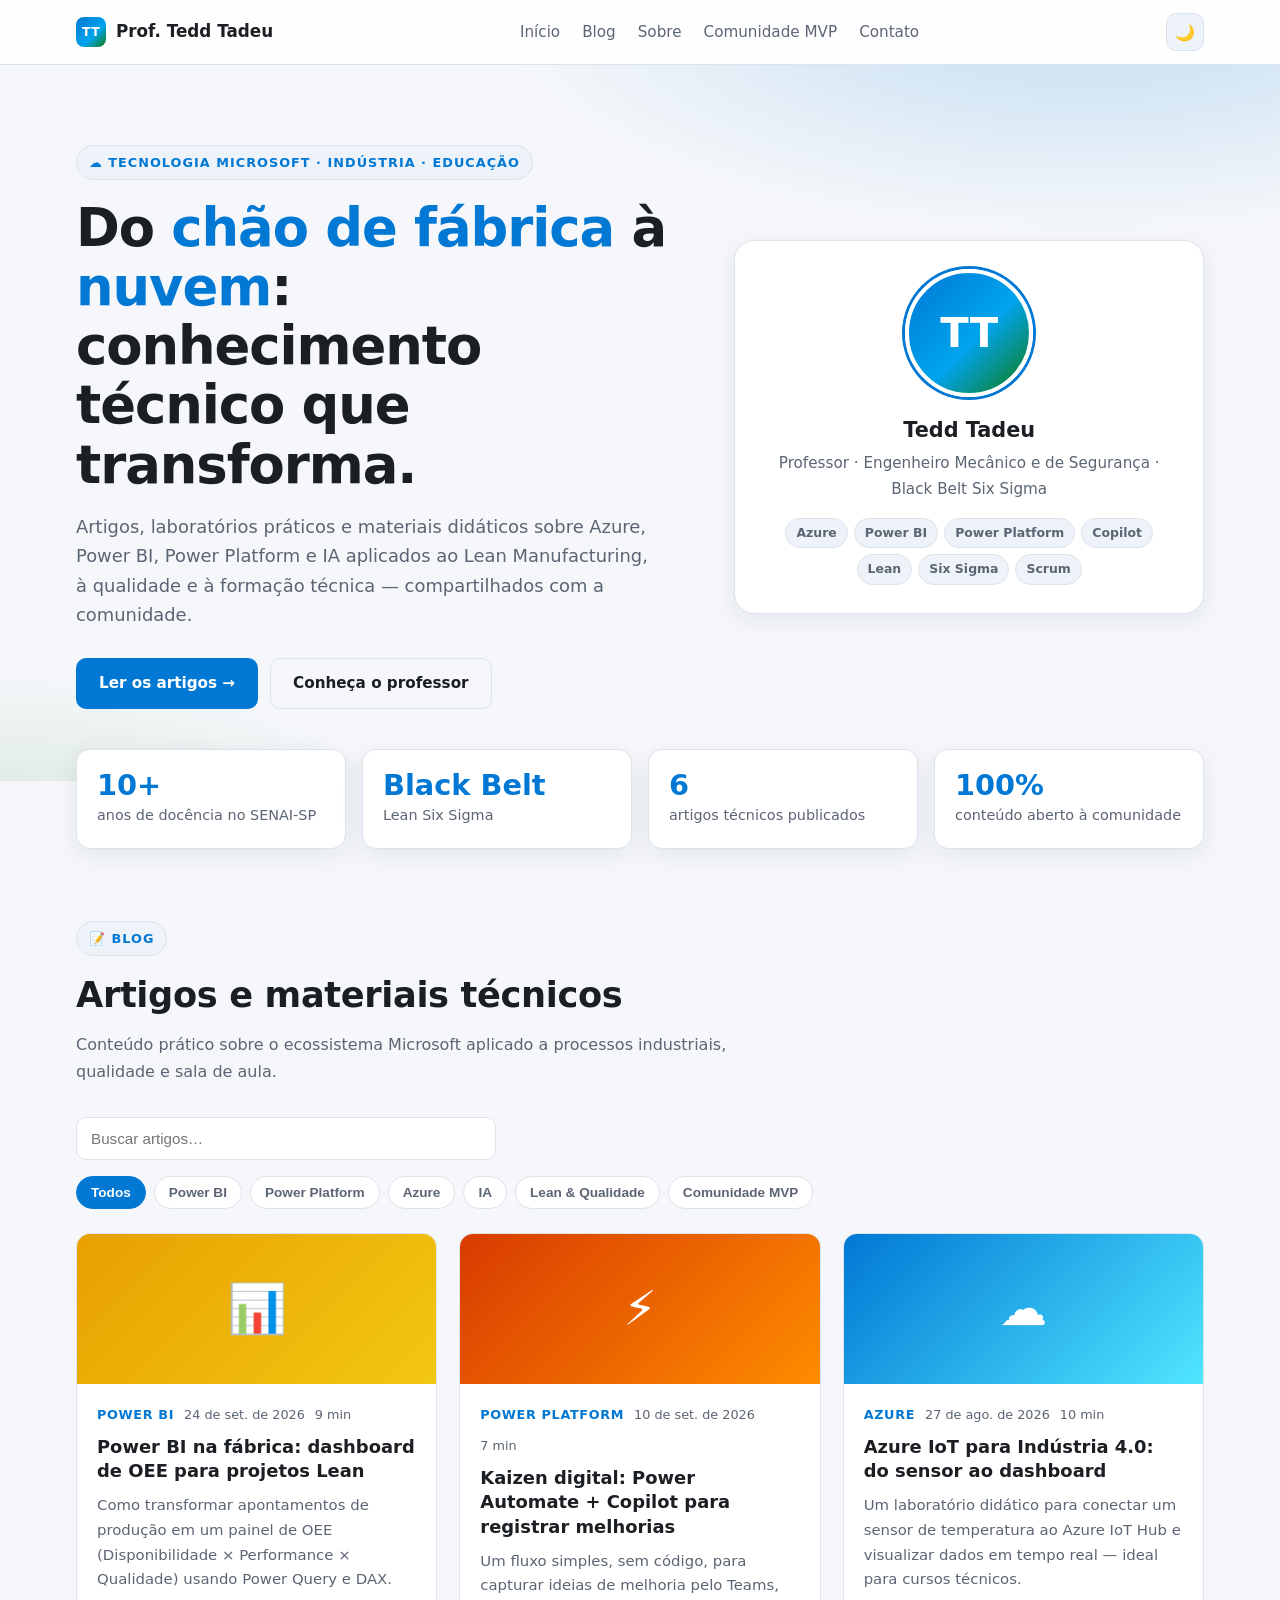
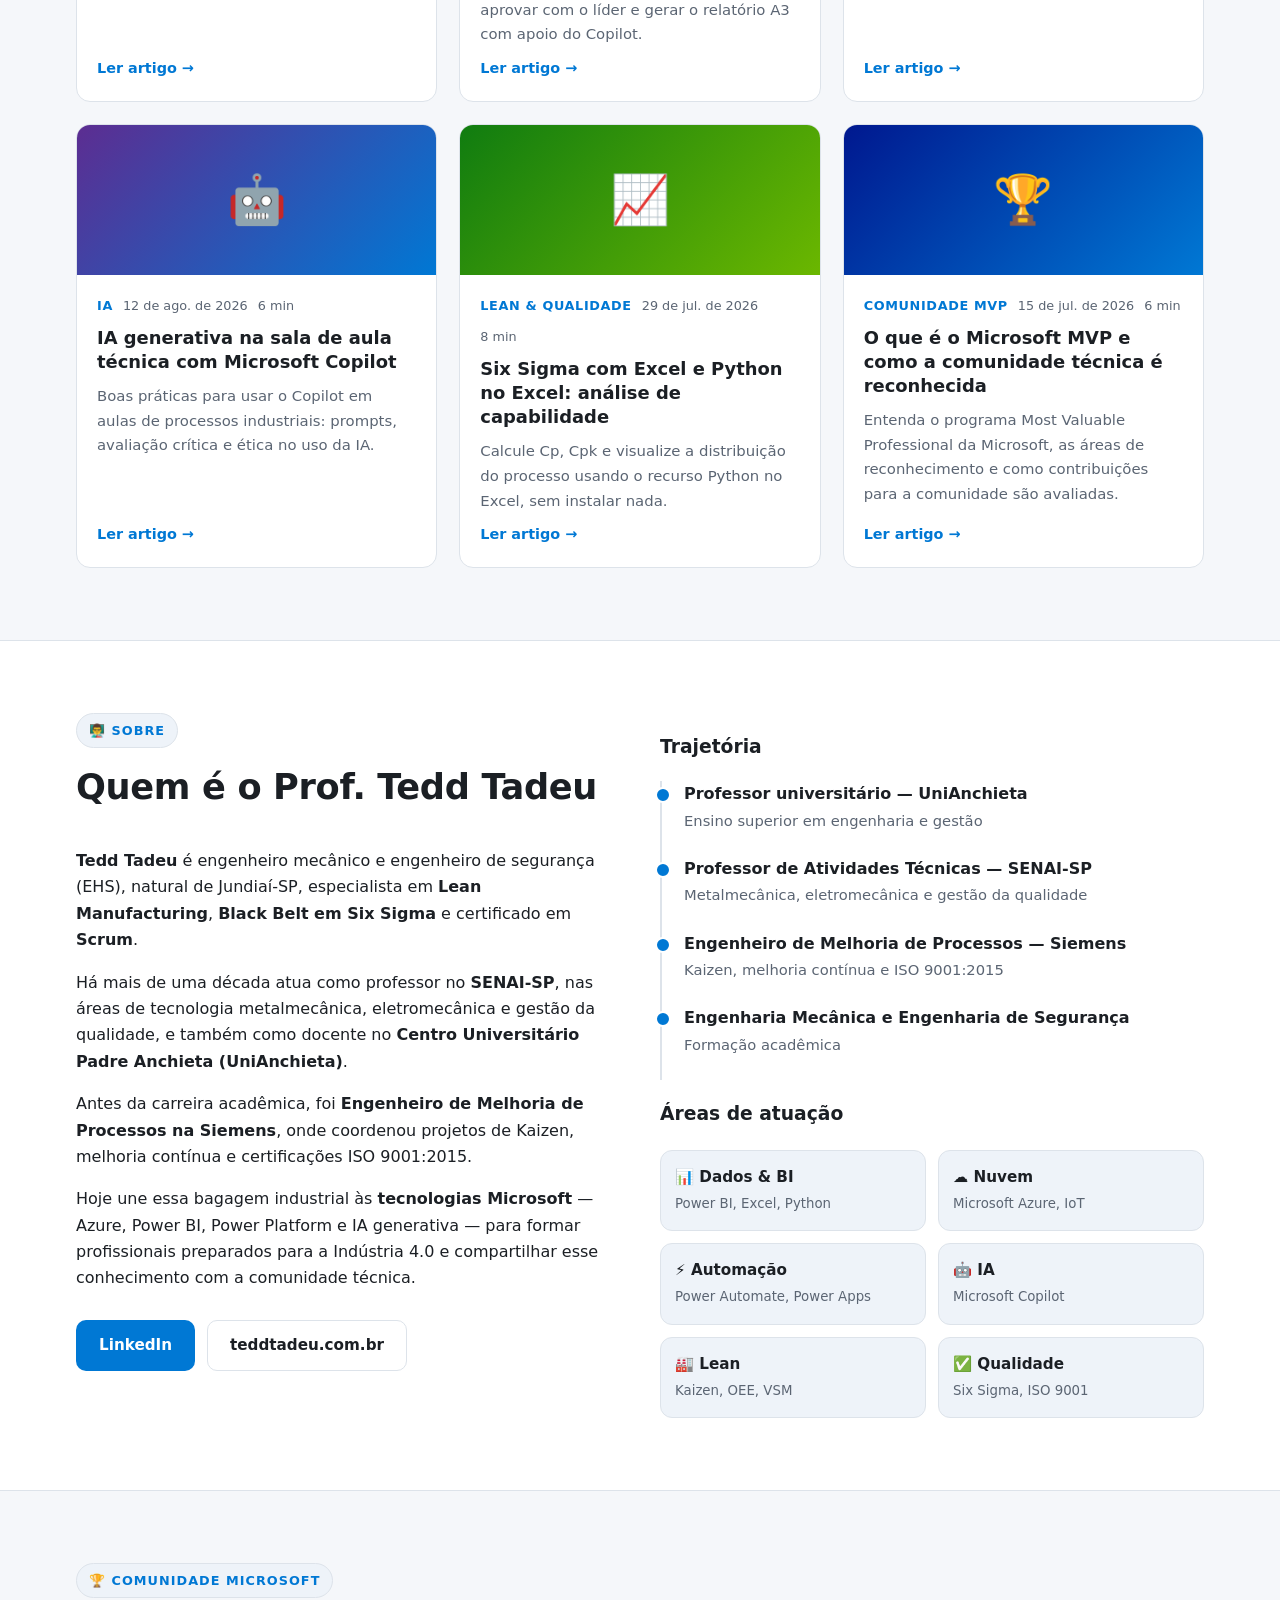
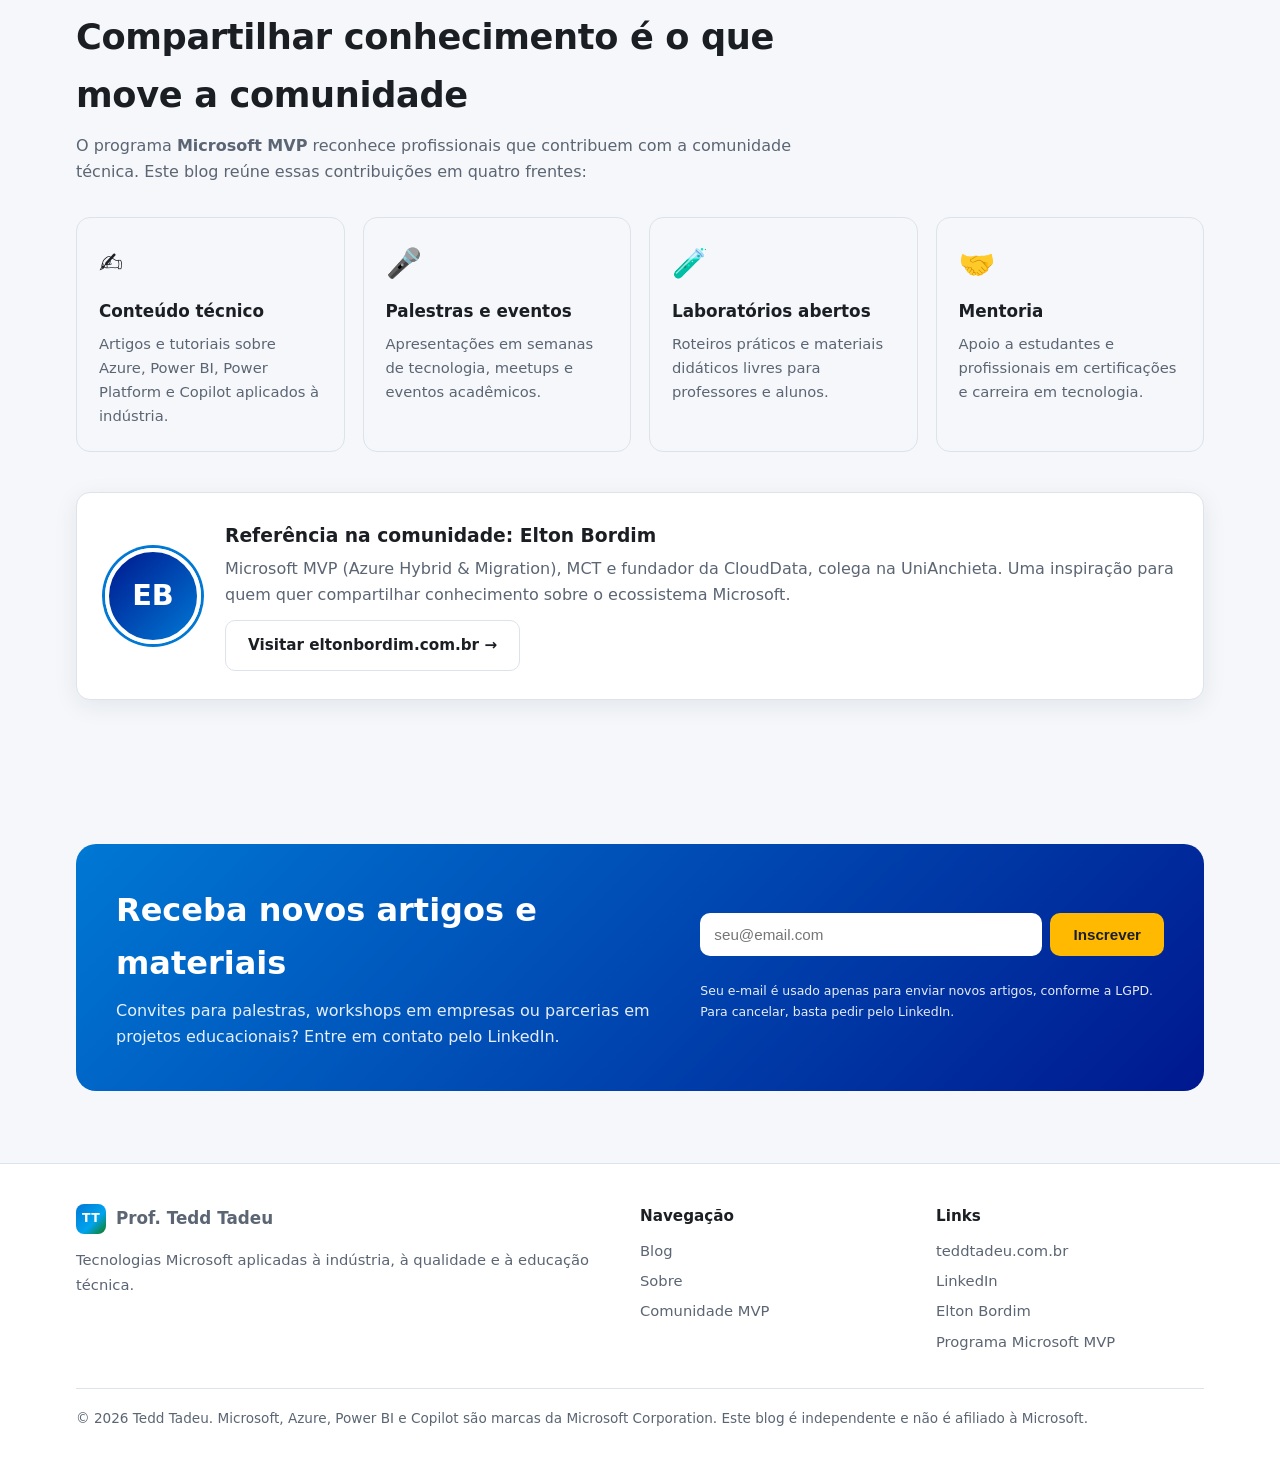
<file: index.html>
<!DOCTYPE html>
<html lang="pt-BR">
<head>
  <meta charset="UTF-8">
  <meta name="viewport" content="width=device-width, initial-scale=1.0">
  <title>Prof. Tedd Tadeu | Blog</title>
  <meta name="description" content="Blog do Prof. Tedd Tadeu: tecnologias Microsoft (Azure, Power BI, Power Platform, Copilot) aplicadas à indústria, Lean Manufacturing e educação técnica.">
  <meta name="author" content="Tedd Tadeu">
  <link rel="canonical" href="https://teddtadeu.com.br/">
  <meta property="og:type" content="website">
  <meta property="og:locale" content="pt_BR">
  <meta property="og:site_name" content="Prof. Tedd Tadeu">
  <meta property="og:url" content="https://teddtadeu.com.br/">
  <meta property="og:title" content="Prof. Tedd Tadeu | Tecnologia Microsoft para Indústria e Educação">
  <meta property="og:description" content="Artigos, laboratórios e materiais sobre Azure, Power BI, Power Platform e IA aplicados ao chão de fábrica e à sala de aula.">
  <meta property="og:image" content="https://teddtadeu.com.br/assets/img/og-image.png">
  <meta name="twitter:card" content="summary_large_image">
  <meta name="theme-color" content="#0078d4">
  <link rel="icon" href="favicon.svg" type="image/svg+xml">
  <script type="application/ld+json">
  {
    "@context": "https://schema.org",
    "@type": "Blog",
    "name": "Prof. Tedd Tadeu",
    "url": "https://teddtadeu.com.br/",
    "inLanguage": "pt-BR",
    "description": "Tecnologias Microsoft aplicadas à indústria, Lean Manufacturing e educação técnica.",
    "author": {
      "@type": "Person",
      "name": "Tedd Tadeu",
      "jobTitle": "Professor e Engenheiro Mecânico",
      "url": "https://teddtadeu.com.br/",
      "sameAs": ["https://www.linkedin.com/in/tedd-tadeu/"],
      "worksFor": [
        { "@type": "EducationalOrganization", "name": "SENAI-SP" },
        { "@type": "CollegeOrUniversity", "name": "Centro Universitário Padre Anchieta" }
      ],
      "knowsAbout": ["Microsoft Azure", "Power BI", "Power Platform", "Microsoft Copilot", "Lean Manufacturing", "Six Sigma"]
    }
  }
  </script>
  <link rel="stylesheet" href="assets/css/style.css">
</head>
<body>

  <header class="site-header">
    <nav class="container nav" aria-label="Principal">
      <a class="brand" href="index.html">
        <span class="brand-mark" aria-hidden="true">TT</span>
        Prof. Tedd Tadeu
      </a>
      <ul class="nav-links" id="nav-links">
        <li><a href="#inicio">Início</a></li>
        <li><a href="#blog">Blog</a></li>
        <li><a href="#sobre">Sobre</a></li>
        <li><a href="#mvp">Comunidade MVP</a></li>
        <li><a href="#contato">Contato</a></li>
      </ul>
      <div class="nav-actions">
        <button class="icon-btn" id="theme-toggle" aria-label="Alternar tema">🌙</button>
        <button class="icon-btn menu-toggle" id="menu-toggle" aria-label="Abrir menu">☰</button>
      </div>
    </nav>
  </header>

  <main>
    <!-- HERO -->
    <section class="hero" id="inicio">
      <div class="container hero-grid">
        <div>
          <span class="eyebrow">☁️ Tecnologia Microsoft · Indústria · Educação</span>
          <h1>Do <span class="hl">chão de fábrica</span> à <span class="hl">nuvem</span>: conhecimento técnico que transforma.</h1>
          <p class="lead">Artigos, laboratórios práticos e materiais didáticos sobre Azure, Power BI, Power Platform e IA aplicados ao Lean Manufacturing, à qualidade e à formação técnica — compartilhados com a comunidade.</p>
          <div class="hero-cta">
            <a class="btn btn-primary" href="#blog">Ler os artigos →</a>
            <a class="btn btn-ghost" href="#sobre">Conheça o professor</a>
          </div>
        </div>

        <aside class="profile-card">
          <div class="avatar" aria-hidden="true">TT</div>
          <h3>Tedd Tadeu</h3>
          <p class="role">Professor · Engenheiro Mecânico e de Segurança · Black Belt Six Sigma</p>
          <div class="tags">
            <span class="tag">Azure</span>
            <span class="tag">Power BI</span>
            <span class="tag">Power Platform</span>
            <span class="tag">Copilot</span>
            <span class="tag">Lean</span>
            <span class="tag">Six Sigma</span>
            <span class="tag">Scrum</span>
          </div>
        </aside>
      </div>
    </section>

    <div class="container">
      <div class="stats">
        <div class="stat"><strong>10+</strong><span>anos de docência no SENAI-SP</span></div>
        <div class="stat"><strong>Black Belt</strong><span>Lean Six Sigma</span></div>
        <div class="stat"><strong id="post-count">0</strong><span>artigos técnicos publicados</span></div>
        <div class="stat"><strong>100%</strong><span>conteúdo aberto à comunidade</span></div>
      </div>
    </div>

    <!-- BLOG -->
    <section id="blog">
      <div class="container">
        <div class="section-head">
          <span class="eyebrow">📝 Blog</span>
          <h2>Artigos e materiais técnicos</h2>
          <p>Conteúdo prático sobre o ecossistema Microsoft aplicado a processos industriais, qualidade e sala de aula.</p>
        </div>
        <input class="search" id="search" type="search" placeholder="Buscar artigos…" aria-label="Buscar artigos">
        <div class="filters" id="filters" role="toolbar" aria-label="Filtrar por categoria"></div>
        <div class="posts" id="posts-grid"></div>
      </div>
    </section>

    <!-- SOBRE -->
    <section id="sobre" class="alt-bg">
      <div class="container about-grid">
        <div>
          <div class="section-head">
            <span class="eyebrow">👨‍🏫 Sobre</span>
            <h2>Quem é o Prof. Tedd Tadeu</h2>
          </div>
          <p><strong>Tedd Tadeu</strong> é engenheiro mecânico e engenheiro de segurança (EHS), natural de Jundiaí-SP, especialista em <strong>Lean Manufacturing</strong>, <strong>Black Belt em Six Sigma</strong> e certificado em <strong>Scrum</strong>.</p>
          <p>Há mais de uma década atua como professor no <strong>SENAI-SP</strong>, nas áreas de tecnologia metalmecânica, eletromecânica e gestão da qualidade, e também como docente no <strong>Centro Universitário Padre Anchieta (UniAnchieta)</strong>.</p>
          <p>Antes da carreira acadêmica, foi <strong>Engenheiro de Melhoria de Processos na Siemens</strong>, onde coordenou projetos de Kaizen, melhoria contínua e certificações ISO 9001:2015.</p>
          <p>Hoje une essa bagagem industrial às <strong>tecnologias Microsoft</strong> — Azure, Power BI, Power Platform e IA generativa — para formar profissionais preparados para a Indústria 4.0 e compartilhar esse conhecimento com a comunidade técnica.</p>
          <div class="hero-cta">
            <a class="btn btn-primary" href="https://www.linkedin.com/in/tedd-tadeu/" target="_blank" rel="noopener">LinkedIn</a>
            <a class="btn btn-ghost" href="https://teddtadeu.com.br/" target="_blank" rel="noopener">teddtadeu.com.br</a>
          </div>
        </div>

        <div>
          <h3>Trajetória</h3>
          <ul class="timeline">
            <li><strong>Professor universitário — UniAnchieta</strong><span>Ensino superior em engenharia e gestão</span></li>
            <li><strong>Professor de Atividades Técnicas — SENAI-SP</strong><span>Metalmecânica, eletromecânica e gestão da qualidade</span></li>
            <li><strong>Engenheiro de Melhoria de Processos — Siemens</strong><span>Kaizen, melhoria contínua e ISO 9001:2015</span></li>
            <li><strong>Engenharia Mecânica e Engenharia de Segurança</strong><span>Formação acadêmica</span></li>
          </ul>

          <h3>Áreas de atuação</h3>
          <div class="skills">
            <div class="skill"><b>📊 Dados & BI</b><small>Power BI, Excel, Python</small></div>
            <div class="skill"><b>☁️ Nuvem</b><small>Microsoft Azure, IoT</small></div>
            <div class="skill"><b>⚡ Automação</b><small>Power Automate, Power Apps</small></div>
            <div class="skill"><b>🤖 IA</b><small>Microsoft Copilot</small></div>
            <div class="skill"><b>🏭 Lean</b><small>Kaizen, OEE, VSM</small></div>
            <div class="skill"><b>✅ Qualidade</b><small>Six Sigma, ISO 9001</small></div>
          </div>
        </div>
      </div>
    </section>

    <!-- MVP -->
    <section id="mvp">
      <div class="container">
        <div class="section-head">
          <span class="eyebrow">🏆 Comunidade Microsoft</span>
          <h2>Compartilhar conhecimento é o que move a comunidade</h2>
          <p>O programa <strong>Microsoft MVP</strong> reconhece profissionais que contribuem com a comunidade técnica. Este blog reúne essas contribuições em quatro frentes:</p>
        </div>
        <div class="pillars">
          <div class="pillar"><div class="ico">✍️</div><h4>Conteúdo técnico</h4><p>Artigos e tutoriais sobre Azure, Power BI, Power Platform e Copilot aplicados à indústria.</p></div>
          <div class="pillar"><div class="ico">🎤</div><h4>Palestras e eventos</h4><p>Apresentações em semanas de tecnologia, meetups e eventos acadêmicos.</p></div>
          <div class="pillar"><div class="ico">🧪</div><h4>Laboratórios abertos</h4><p>Roteiros práticos e materiais didáticos livres para professores e alunos.</p></div>
          <div class="pillar"><div class="ico">🤝</div><h4>Mentoria</h4><p>Apoio a estudantes e profissionais em certificações e carreira em tecnologia.</p></div>
        </div>

        <div style="margin-top:40px">
          <div class="community-card">
            <div class="avatar" aria-hidden="true">EB</div>
            <div>
              <h3>Referência na comunidade: Elton Bordim</h3>
              <p>Microsoft MVP (Azure Hybrid &amp; Migration), MCT e fundador da CloudData, colega na UniAnchieta. Uma inspiração para quem quer compartilhar conhecimento sobre o ecossistema Microsoft.</p>
              <a class="btn btn-ghost" href="https://eltonbordim.com.br/" target="_blank" rel="noopener">Visitar eltonbordim.com.br →</a>
            </div>
          </div>
        </div>
      </div>
    </section>

    <!-- CONTATO -->
    <section id="contato">
      <div class="container">
        <div class="cta-box">
          <div>
            <h2>Receba novos artigos e materiais</h2>
            <p>Convites para palestras, workshops em empresas ou parcerias em projetos educacionais? Entre em contato pelo LinkedIn.</p>
          </div>
          <div>
            <form class="cta-form" id="newsletter" action="api/inscrever.php" method="post">
              <input type="email" name="email" placeholder="seu@email.com" required maxlength="254" aria-label="E-mail">
              <input type="text" name="website" class="hp" tabindex="-1" autocomplete="off" aria-hidden="true">
              <button class="btn" type="submit">Inscrever</button>
            </form>
            <div class="form-msg" id="form-msg" role="status"></div>
            <p class="form-note">Seu e-mail é usado apenas para enviar novos artigos, conforme a LGPD. Para cancelar, basta pedir pelo LinkedIn.</p>
          </div>
        </div>
      </div>
    </section>
  </main>

  <footer class="site-footer">
    <div class="container">
      <div class="footer-grid">
        <div>
          <a class="brand" href="index.html">
            <span class="brand-mark" aria-hidden="true">TT</span>
            Prof. Tedd Tadeu
          </a>
          <p>Tecnologias Microsoft aplicadas à indústria, à qualidade e à educação técnica.</p>
        </div>
        <div>
          <h5>Navegação</h5>
          <ul>
            <li><a href="#blog">Blog</a></li>
            <li><a href="#sobre">Sobre</a></li>
            <li><a href="#mvp">Comunidade MVP</a></li>
          </ul>
        </div>
        <div>
          <h5>Links</h5>
          <ul>
            <li><a href="https://teddtadeu.com.br/" target="_blank" rel="noopener">teddtadeu.com.br</a></li>
            <li><a href="https://www.linkedin.com/in/tedd-tadeu/" target="_blank" rel="noopener">LinkedIn</a></li>
            <li><a href="https://eltonbordim.com.br/" target="_blank" rel="noopener">Elton Bordim</a></li>
            <li><a href="https://mvp.microsoft.com/" target="_blank" rel="noopener">Programa Microsoft MVP</a></li>
          </ul>
        </div>
      </div>
      <div class="footer-bottom">© <span id="year"></span> Tedd Tadeu. Microsoft, Azure, Power BI e Copilot são marcas da Microsoft Corporation. Este blog é independente e não é afiliado à Microsoft.</div>
    </div>
  </footer>

  <script src="assets/js/posts.js"></script>
  <script src="assets/js/main.js"></script>
</body>
</html>
</file>
<file: assets/css/style.css>
/* ==========================================================
   Blog Prof. Tedd Tadeu — Tecnologia Microsoft & Indústria
   ========================================================== */

:root {
  --ms-blue: #0078d4;
  --ms-blue-dark: #005a9e;
  --ms-green: #107c10;
  --ms-orange: #d83b01;
  --ms-yellow: #ffb900;

  --bg: #f5f7fa;
  --surface: #ffffff;
  --surface-alt: #eef3f9;
  --text: #1b1f24;
  --text-muted: #5b6573;
  --border: #dde3ea;
  --accent: var(--ms-blue);
  --accent-contrast: #ffffff;
  --shadow: 0 6px 24px rgba(16, 32, 64, 0.08);
  --radius: 14px;
  --max: 1160px;
}

@media (prefers-color-scheme: dark) {
  :root:not([data-theme="light"]) {
    --bg: #0f1419;
    --surface: #171d24;
    --surface-alt: #1e2630;
    --text: #e8edf2;
    --text-muted: #9aa6b4;
    --border: #2a3440;
    --accent: #3a9fe8;
    --shadow: 0 6px 24px rgba(0, 0, 0, 0.35);
  }
}

:root[data-theme="dark"] {
  --bg: #0f1419;
  --surface: #171d24;
  --surface-alt: #1e2630;
  --text: #e8edf2;
  --text-muted: #9aa6b4;
  --border: #2a3440;
  --accent: #3a9fe8;
  --shadow: 0 6px 24px rgba(0, 0, 0, 0.35);
}

* { box-sizing: border-box; }

html { scroll-behavior: smooth; }

body {
  margin: 0;
  font-family: "Segoe UI", "Inter", system-ui, -apple-system, Roboto, sans-serif;
  background: var(--bg);
  color: var(--text);
  line-height: 1.65;
  -webkit-font-smoothing: antialiased;
}

img { max-width: 100%; display: block; }
a { color: var(--accent); text-decoration: none; }
a:hover { text-decoration: underline; }

.container {
  width: 100%;
  max-width: var(--max);
  margin: 0 auto;
  padding: 0 16px;
}

/* ---------- Header ---------- */
.site-header {
  position: sticky;
  top: 0;
  z-index: 50;
  background: color-mix(in srgb, var(--surface) 88%, transparent);
  backdrop-filter: blur(10px);
  border-bottom: 1px solid var(--border);
}

.nav {
  display: flex;
  align-items: center;
  justify-content: space-between;
  gap: 16px;
  height: 64px;
}

.brand {
  display: flex;
  align-items: center;
  gap: 10px;
  font-weight: 700;
  color: var(--text);
  font-size: 1.05rem;
}
.brand:hover { text-decoration: none; }

.brand-mark {
  display: inline-grid;
  place-items: center;
  width: 30px;
  height: 30px;
  border-radius: 8px;
  flex-shrink: 0;
  color: #fff;
  font-size: .78rem;
  font-weight: 800;
  letter-spacing: .02em;
  background: linear-gradient(135deg, var(--ms-blue), #00a4ef 60%, var(--ms-green));
}

.nav-links {
  display: flex;
  align-items: center;
  gap: 22px;
  list-style: none;
  margin: 0;
  padding: 0;
}
.nav-links a { color: var(--text-muted); font-weight: 500; font-size: 0.95rem; }
.nav-links a:hover, .nav-links a.active { color: var(--accent); text-decoration: none; }

.nav-actions { display: flex; align-items: center; gap: 8px; }

.icon-btn {
  background: var(--surface-alt);
  border: 1px solid var(--border);
  color: var(--text);
  width: 38px;
  height: 38px;
  border-radius: 10px;
  cursor: pointer;
  font-size: 1rem;
  display: inline-grid;
  place-items: center;
}
.menu-toggle { display: none; }

@media (max-width: 820px) {
  .menu-toggle { display: inline-grid; }
  .nav-links {
    position: absolute;
    top: 64px;
    left: 0;
    right: 0;
    flex-direction: column;
    align-items: flex-start;
    gap: 0;
    background: var(--surface);
    border-bottom: 1px solid var(--border);
    padding: 8px 16px 16px;
    display: none;
  }
  .nav-links.open { display: flex; }
  .nav-links li { width: 100%; }
  .nav-links a { display: block; padding: 10px 0; }
}

/* ---------- Buttons ---------- */
.btn {
  display: inline-flex;
  align-items: center;
  gap: 8px;
  padding: 12px 22px;
  border-radius: 10px;
  font-weight: 600;
  border: 1px solid transparent;
  cursor: pointer;
  font-size: 0.95rem;
  transition: transform .15s ease, background .15s ease;
}
.btn:hover { text-decoration: none; transform: translateY(-1px); }
.btn-primary { background: var(--ms-blue); color: #fff; }
.btn-primary:hover { background: var(--ms-blue-dark); }
.btn-ghost { background: transparent; color: var(--text); border-color: var(--border); }
.btn-ghost:hover { background: var(--surface-alt); }

/* ---------- Hero ---------- */
.hero {
  position: relative;
  overflow: hidden;
  padding: 80px 0 72px;
  background:
    radial-gradient(1000px 400px at 85% -10%, rgba(0,120,212,.22), transparent 60%),
    radial-gradient(700px 300px at 0% 110%, rgba(16,124,16,.14), transparent 60%);
}
.hero-grid {
  display: grid;
  grid-template-columns: 1.3fr 1fr;
  gap: 48px;
  align-items: center;
}
.eyebrow {
  display: inline-flex;
  align-items: center;
  gap: 8px;
  font-size: .8rem;
  font-weight: 700;
  letter-spacing: .08em;
  text-transform: uppercase;
  color: var(--accent);
  background: var(--surface-alt);
  border: 1px solid var(--border);
  padding: 6px 12px;
  border-radius: 999px;
}
.hero h1 {
  font-size: clamp(2rem, 4.6vw, 3.3rem);
  line-height: 1.12;
  margin: 18px 0 16px;
  letter-spacing: -0.02em;
}
.hero h1 .hl { color: var(--accent); }
.hero p.lead { font-size: 1.12rem; color: var(--text-muted); max-width: 580px; }
.hero-cta { display: flex; flex-wrap: wrap; gap: 12px; margin-top: 28px; }

.profile-card {
  background: var(--surface);
  border: 1px solid var(--border);
  border-radius: 20px;
  padding: 28px;
  box-shadow: var(--shadow);
  text-align: center;
}
.avatar {
  width: 128px;
  height: 128px;
  border-radius: 50%;
  margin: 0 auto 16px;
  display: grid;
  place-items: center;
  font-size: 2.6rem;
  font-weight: 800;
  color: #fff;
  background: linear-gradient(135deg, var(--ms-blue), #00a4ef 55%, var(--ms-green));
  border: 4px solid var(--surface);
  box-shadow: 0 0 0 3px var(--ms-blue);
}
.profile-card h3 { margin: 0 0 4px; font-size: 1.3rem; }
.profile-card .role { color: var(--text-muted); font-size: .95rem; margin: 0 0 16px; }
.tags { display: flex; flex-wrap: wrap; gap: 6px; justify-content: center; }
.tag {
  font-size: .78rem;
  font-weight: 600;
  padding: 4px 10px;
  border-radius: 999px;
  background: var(--surface-alt);
  border: 1px solid var(--border);
  color: var(--text-muted);
}

@media (max-width: 820px) {
  .hero { padding: 48px 0; }
  .hero-grid { grid-template-columns: 1fr; gap: 32px; }
}

/* ---------- Stats ---------- */
.stats {
  display: grid;
  grid-template-columns: repeat(4, 1fr);
  gap: 16px;
  margin-top: -32px;
  position: relative;
}
.stat {
  background: var(--surface);
  border: 1px solid var(--border);
  border-radius: var(--radius);
  padding: 20px;
  box-shadow: var(--shadow);
}
.stat strong { display: block; font-size: 1.8rem; color: var(--accent); line-height: 1.1; }
.stat span { color: var(--text-muted); font-size: .9rem; }
@media (max-width: 820px) { .stats { grid-template-columns: repeat(2, 1fr); margin-top: 0; } }

/* ---------- Sections ---------- */
section { padding: 72px 0; }
.section-head { margin-bottom: 32px; max-width: 720px; }
.section-head h2 { font-size: clamp(1.6rem, 3vw, 2.2rem); margin: 10px 0 8px; letter-spacing: -0.01em; }
.section-head p { color: var(--text-muted); margin: 0; }
.alt-bg { background: var(--surface); border-top: 1px solid var(--border); border-bottom: 1px solid var(--border); }

/* ---------- Filters ---------- */
.filters { display: flex; flex-wrap: wrap; gap: 8px; margin-bottom: 24px; }
.filter-btn {
  border: 1px solid var(--border);
  background: var(--surface);
  color: var(--text-muted);
  padding: 8px 14px;
  border-radius: 999px;
  cursor: pointer;
  font-weight: 600;
  font-size: .85rem;
}
.filter-btn.active, .filter-btn:hover { background: var(--ms-blue); color: #fff; border-color: var(--ms-blue); }

.search {
  width: 100%;
  max-width: 420px;
  padding: 12px 14px;
  border-radius: 10px;
  border: 1px solid var(--border);
  background: var(--surface);
  color: var(--text);
  font-size: .95rem;
  margin-bottom: 16px;
}

/* ---------- Posts grid ---------- */
.posts {
  display: grid;
  grid-template-columns: repeat(3, 1fr);
  gap: 22px;
}
@media (max-width: 980px) { .posts { grid-template-columns: repeat(2, 1fr); } }
@media (max-width: 640px) { .posts { grid-template-columns: 1fr; } }

.post-card {
  display: flex;
  flex-direction: column;
  background: var(--surface);
  border: 1px solid var(--border);
  border-radius: var(--radius);
  overflow: hidden;
  transition: transform .18s ease, box-shadow .18s ease;
  color: var(--text);
}
.post-card:hover { transform: translateY(-4px); box-shadow: var(--shadow); text-decoration: none; }
.post-cover {
  height: 150px;
  display: grid;
  place-items: center;
  font-size: 3rem;
  color: #fff;
}
.cover-azure { background: linear-gradient(135deg, #0078d4, #50e6ff); }
.cover-powerbi { background: linear-gradient(135deg, #e8a000, #f2c811); }
.cover-ai { background: linear-gradient(135deg, #5c2d91, #0078d4); }
.cover-m365 { background: linear-gradient(135deg, #d83b01, #ff8c00); }
.cover-lean { background: linear-gradient(135deg, #107c10, #6bb700); }
.cover-mvp { background: linear-gradient(135deg, #00188f, #0078d4); }

.post-body { padding: 20px; display: flex; flex-direction: column; gap: 10px; flex: 1; }
.post-meta { font-size: .8rem; color: var(--text-muted); display: flex; gap: 10px; flex-wrap: wrap; }
.cat {
  font-weight: 700;
  color: var(--accent);
  text-transform: uppercase;
  letter-spacing: .05em;
}
.post-card h3 { margin: 0; font-size: 1.12rem; line-height: 1.35; }
.post-card p { margin: 0; color: var(--text-muted); font-size: .93rem; }
.read-more { margin-top: auto; font-weight: 600; color: var(--accent); font-size: .9rem; }
.empty { color: var(--text-muted); padding: 24px 0; }

/* ---------- About ---------- */
.about-grid { display: grid; grid-template-columns: 1fr 1fr; gap: 40px; align-items: start; }
@media (max-width: 820px) { .about-grid { grid-template-columns: 1fr; } }

.timeline { list-style: none; margin: 0; padding: 0; border-left: 2px solid var(--border); }
.timeline li { position: relative; padding: 0 0 22px 22px; }
.timeline li::before {
  content: "";
  position: absolute;
  left: -7px;
  top: 6px;
  width: 12px;
  height: 12px;
  border-radius: 50%;
  background: var(--ms-blue);
  border: 2px solid var(--surface);
}
.timeline strong { display: block; }
.timeline span { color: var(--text-muted); font-size: .92rem; }

.skills { display: grid; grid-template-columns: repeat(2, 1fr); gap: 12px; margin-top: 20px; }
.skill {
  background: var(--surface-alt);
  border: 1px solid var(--border);
  border-radius: 12px;
  padding: 14px;
}
.skill b { display: block; font-size: .95rem; }
.skill small { color: var(--text-muted); }

/* ---------- MVP pillars ---------- */
.pillars { display: grid; grid-template-columns: repeat(4, 1fr); gap: 18px; }
@media (max-width: 980px) { .pillars { grid-template-columns: repeat(2, 1fr); } }
@media (max-width: 560px) { .pillars { grid-template-columns: 1fr; } }
.pillar {
  background: var(--bg);
  border: 1px solid var(--border);
  border-radius: var(--radius);
  padding: 22px;
}
.pillar .ico { font-size: 1.8rem; }
.pillar h4 { margin: 10px 0 6px; font-size: 1.05rem; }
.pillar p { margin: 0; color: var(--text-muted); font-size: .92rem; }

/* ---------- Community ---------- */
.community-card {
  display: grid;
  grid-template-columns: auto 1fr;
  gap: 24px;
  align-items: center;
  background: var(--surface);
  border: 1px solid var(--border);
  border-radius: var(--radius);
  padding: 28px;
  box-shadow: var(--shadow);
}
.community-card .avatar { width: 96px; height: 96px; font-size: 1.8rem; margin: 0; background: linear-gradient(135deg, #00188f, #0078d4); }
.community-card h3 { margin: 0 0 4px; }
.community-card p { margin: 0 0 12px; color: var(--text-muted); }
@media (max-width: 640px) { .community-card { grid-template-columns: 1fr; text-align: center; } .community-card .avatar { margin: 0 auto; } }

/* ---------- Newsletter / Contact ---------- */
.cta-box {
  background: linear-gradient(135deg, var(--ms-blue), #00188f);
  color: #fff;
  border-radius: 20px;
  padding: 40px;
  display: grid;
  grid-template-columns: 1.2fr 1fr;
  gap: 28px;
  align-items: center;
}
.cta-box h2 { margin: 0 0 8px; font-size: clamp(1.5rem, 3vw, 2rem); }
.cta-box p { margin: 0; opacity: .9; }
.cta-form { display: flex; gap: 8px; flex-wrap: wrap; }
.cta-form input {
  flex: 1;
  min-width: 0;
  padding: 13px 14px;
  border-radius: 10px;
  border: none;
  font-size: .95rem;
}
.cta-form button { background: var(--ms-yellow); color: #1b1f24; }
.form-msg { font-size: .9rem; margin-top: 8px; min-height: 1.2em; }
.form-note { font-size: .78rem; opacity: .8; margin: 4px 0 0; }
.hp { position: absolute; left: -9999px; width: 1px; height: 1px; opacity: 0; }
@media (max-width: 820px) { .cta-box { grid-template-columns: 1fr; padding: 28px 20px; } }

/* ---------- Footer ---------- */
.site-footer {
  border-top: 1px solid var(--border);
  padding: 40px 0 28px;
  background: var(--surface);
  color: var(--text-muted);
  font-size: .92rem;
}
.footer-grid { display: grid; grid-template-columns: 2fr 1fr 1fr; gap: 28px; }
.footer-grid h5 { color: var(--text); margin: 0 0 10px; font-size: .95rem; }
.footer-grid ul { list-style: none; margin: 0; padding: 0; }
.footer-grid li { margin-bottom: 6px; }
.footer-grid a { color: var(--text-muted); }
.footer-bottom { border-top: 1px solid var(--border); margin-top: 28px; padding-top: 18px; font-size: .85rem; }
@media (max-width: 720px) { .footer-grid { grid-template-columns: 1fr; } }

/* ---------- Article page ---------- */
.article-hero { padding: 56px 0 32px; }
.article-hero .post-cover { height: 220px; border-radius: var(--radius); font-size: 4rem; margin-top: 24px; }
.article-hero h1 { font-size: clamp(1.8rem, 4vw, 2.6rem); line-height: 1.2; margin: 14px 0 10px; letter-spacing: -0.01em; }
.article {
  max-width: 760px;
  margin: 0 auto;
  font-size: 1.06rem;
}
.article h2 { margin-top: 2em; font-size: 1.5rem; }
.article h3 { margin-top: 1.6em; }
.article blockquote {
  margin: 1.5em 0;
  padding: 14px 20px;
  border-left: 4px solid var(--ms-blue);
  background: var(--surface-alt);
  border-radius: 0 10px 10px 0;
}
.article pre {
  background: #0d1117;
  color: #e6edf3;
  padding: 16px;
  border-radius: 10px;
  overflow-x: auto;
  font-size: .9rem;
}
.article code { font-family: "Cascadia Code", Consolas, monospace; }
.article :not(pre) > code {
  background: var(--surface-alt);
  padding: 2px 6px;
  border-radius: 6px;
  font-size: .92em;
}
.article table { width: 100%; border-collapse: collapse; margin: 1.2em 0; font-size: .95rem; display: block; overflow-x: auto; }
.article th, .article td { border: 1px solid var(--border); padding: 10px 12px; text-align: left; }
.article th { background: var(--surface-alt); }
.author-box {
  display: flex;
  gap: 16px;
  align-items: center;
  border: 1px solid var(--border);
  background: var(--surface);
  border-radius: var(--radius);
  padding: 20px;
  margin: 48px 0 0;
}
.author-box .avatar { width: 64px; height: 64px; font-size: 1.3rem; margin: 0; border-width: 2px; flex-shrink: 0; }
.author-box p { margin: 4px 0 0; color: var(--text-muted); font-size: .92rem; }
.share { display: flex; gap: 8px; flex-wrap: wrap; margin-top: 28px; }
</file>
